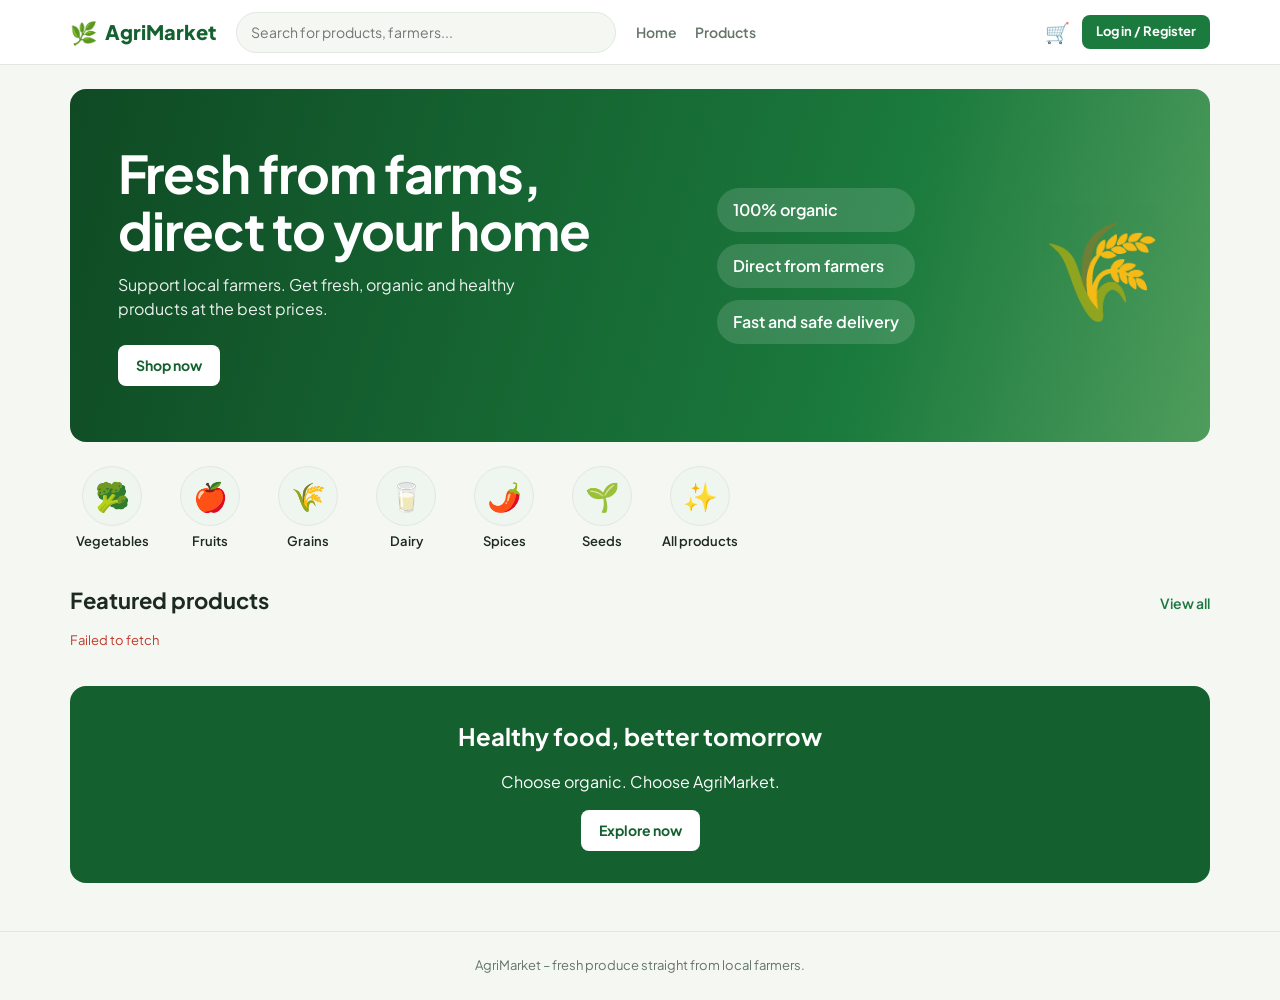
<file: src/main/resources/static/index.html>
<!doctype html><html lang="en"><head><meta charset="utf-8"><meta name="viewport" content="width=device-width,initial-scale=1"><link rel="preconnect" href="https://fonts.googleapis.com"><link href="https://fonts.googleapis.com/css2?family=Plus+Jakarta+Sans:wght@400;500;600;700;800&display=swap" rel="stylesheet"><link rel="stylesheet" href="css/style.css"><title>AgriMarket – Fresh from farms to your home</title></head><body>
<div id="site-header"></div>
<main class="wrap">
  <section class="hero">
    <div>
      <h1>Fresh from farms,<br>direct to your home</h1>
      <p>Support local farmers. Get fresh, organic and healthy products at the best prices.</p>
      <a class="btn" href="products.html">Shop now</a>
    </div>
    <ul><li>100% organic</li><li>Direct from farmers</li><li>Fast and safe delivery</li></ul>
    <div class="big" aria-hidden="true">🌾</div>
  </section>
  <nav class="cats" aria-label="Categories">
    <a class="cat" href="products.html?category=Vegetables"><span>🥦</span>Vegetables</a>
    <a class="cat" href="products.html?category=Fruits"><span>🍎</span>Fruits</a>
    <a class="cat" href="products.html?category=Grains"><span>🌾</span>Grains</a>
    <a class="cat" href="products.html?category=Dairy"><span>🥛</span>Dairy</a>
    <a class="cat" href="products.html?category=Spices"><span>🌶️</span>Spices</a>
    <a class="cat" href="products.html?category=Seeds"><span>🌱</span>Seeds</a>
    <a class="cat" href="products.html"><span>✨</span>All products</a>
  </nav>
  <div class="sec-h"><h2>Featured products</h2><a href="products.html">View all</a></div>
  <div class="grid" id="featured"><p class="meta">Loading products…</p></div>
  <section class="banner"><h3>Healthy food, better tomorrow</h3><p>Choose organic. Choose AgriMarket.</p><a class="btn" style="background:#fff;color:var(--g700)" href="products.html">Explore now</a></section>
</main>
<div id="site-footer"></div>
<script src="js/app.js"></script>
<script>
renderHeader(); renderFooter();
api("/products?sort=popular").then(ps => {
  document.getElementById("featured").innerHTML = ps.slice(0, 4).map(productCard).join("");
}).catch(e => { document.getElementById("featured").innerHTML = '<p class="err">' + esc(e.message) + '</p>'; });
</script></body></html>
</file>
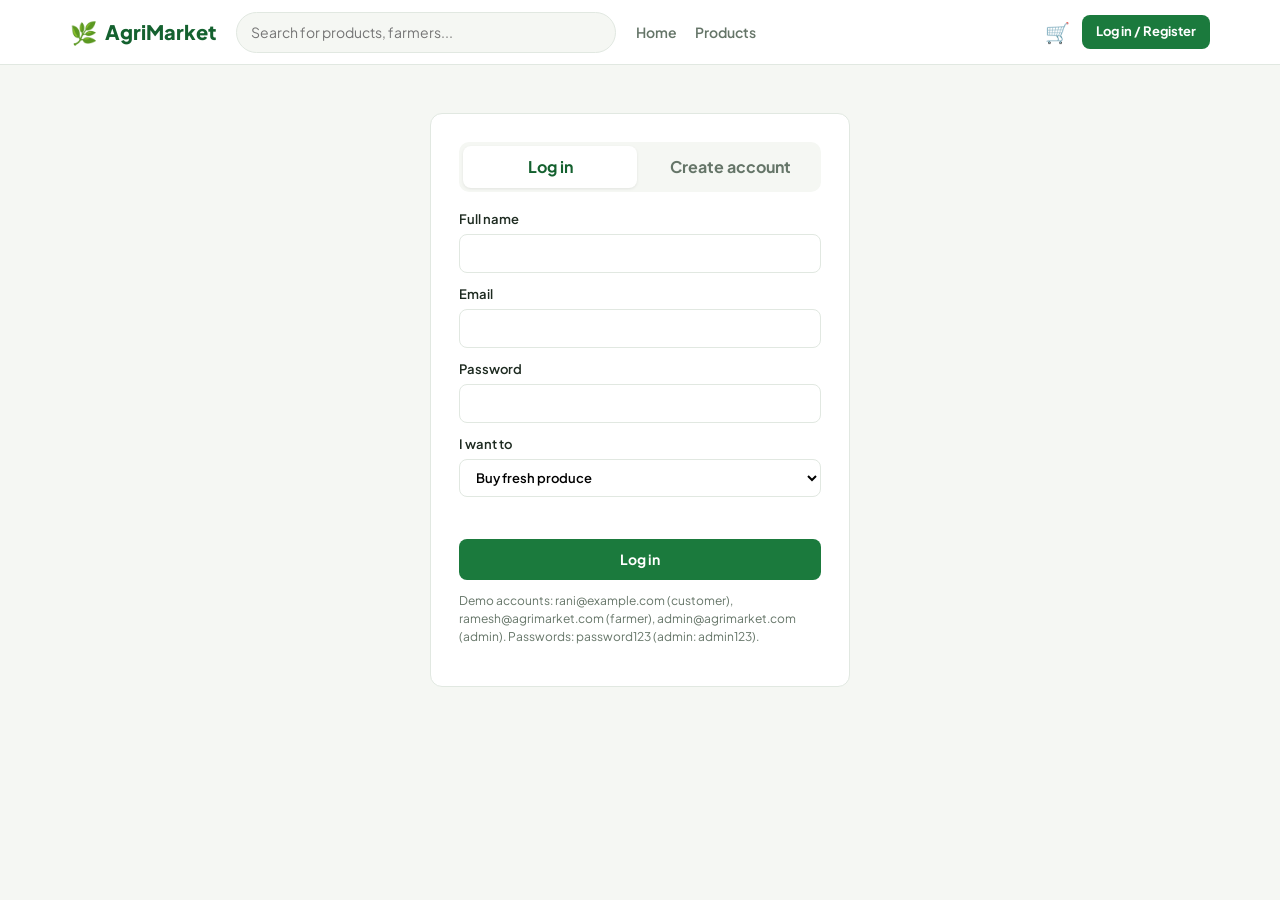
<file: src/main/resources/static/cart.html>
<!doctype html><html lang="en"><head><meta charset="utf-8"><meta name="viewport" content="width=device-width,initial-scale=1"><link rel="preconnect" href="https://fonts.googleapis.com"><link href="https://fonts.googleapis.com/css2?family=Plus+Jakarta+Sans:wght@400;500;600;700;800&display=swap" rel="stylesheet"><link rel="stylesheet" href="css/style.css"><title>Cart – AgriMarket</title></head><body>
<div id="site-header"></div>
<main class="wrap"><h1 id="h" style="margin-top:28px">Your cart</h1><div id="root"></div></main>
<div id="site-footer"></div>
<script src="js/app.js"></script>
<script>
renderHeader(); renderFooter();
async function draw() {
  if (!requireLogin()) return;
  const items = await api("/cart");
  const root = document.getElementById("root");
  document.getElementById("h").textContent = "Your cart (" + items.length + (items.length === 1 ? " item)" : " items)");
  if (!items.length) { root.innerHTML = '<div class="card empty">Your cart is empty. Add fresh produce to get started.<br><a class="btn" href="products.html">Browse products</a></div>'; return; }
  const sub = items.reduce((s, i) => s + i.product.price * i.quantity, 0), del = deliveryFor(sub);
  root.innerHTML = '<div class="two"><section class="card panel">' + items.map(i =>
    '<div class="line"><div class="thumb cat-' + esc((i.product.category || "").toLowerCase()) + '">' + (i.product.emoji || "🥬") + "</div>" +
    '<div><b>' + esc(i.product.name) + '</b><div class="meta">' + money(i.product.price) + "/" + esc(i.product.unit) + "</div></div>" +
    '<div class="qty"><button aria-label="Decrease" onclick="chg(' + i.id + "," + (i.quantity - 1) + ')">−</button><span>' + i.quantity + '</span><button aria-label="Increase" onclick="chg(' + i.id + "," + (i.quantity + 1) + ')">+</button></div>' +
    "<b>" + money(i.product.price * i.quantity) + '</b><button class="btn danger sm remove" onclick="rm(' + i.id + ')">Remove</button></div>').join("") + "</section>" +
    '<aside class="card panel"><h3>Order summary</h3><div class="sum"><span>Subtotal</span><span>' + money(sub) + "</span></div>" +
    '<div class="sum"><span>Delivery charges</span><span>' + (del ? money(del) : "Free") + "</span></div>" +
    '<div class="sum total"><span>Total</span><b>' + money(sub + del) + "</b></div>" +
    '<p class="meta">Free delivery on orders of ' + money(FREE_ABOVE) + ' or more.</p>' +
    '<a class="btn block" href="checkout.html">Proceed to checkout</a><p style="text-align:center"><a class="meta" href="products.html">Continue shopping</a></p></aside></div>';
}
async function chg(id, q) { if (q < 1) return rm(id); try { await api("/cart/" + id, { method: "PUT", body: { quantity: q } }); draw(); refreshCartCount(); } catch (e) { toast(e.message); } }
async function rm(id) { await api("/cart/" + id, { method: "DELETE" }); draw(); refreshCartCount(); }
draw().catch(e => toast(e.message));
</script></body></html>
</file>
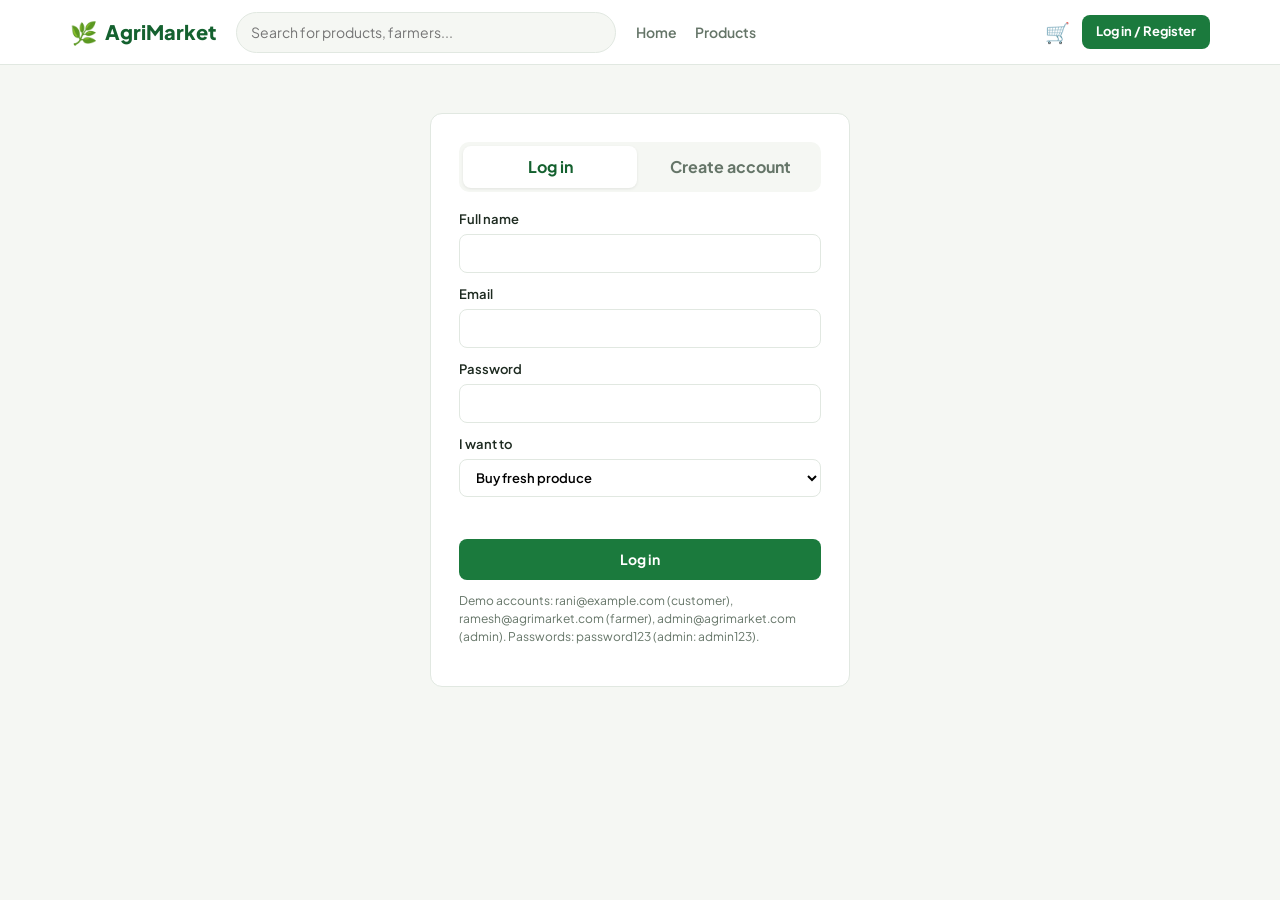
<file: src/main/resources/static/checkout.html>
<!doctype html><html lang="en"><head><meta charset="utf-8"><meta name="viewport" content="width=device-width,initial-scale=1"><link rel="preconnect" href="https://fonts.googleapis.com"><link href="https://fonts.googleapis.com/css2?family=Plus+Jakarta+Sans:wght@400;500;600;700;800&display=swap" rel="stylesheet"><link rel="stylesheet" href="css/style.css"><title>Checkout – AgriMarket</title></head><body>
<div id="site-header"></div>
<main class="wrap"><h1 style="margin-top:28px">Checkout</h1>
<div class="two"><form class="card panel form" id="f">
  <h2>Delivery address</h2>
  <label>Full name<input class="field" name="name" required></label>
  <label>Phone<input class="field" name="phone" required inputmode="tel"></label>
  <label>Address<input class="field" name="line" required placeholder="House no., street, landmark"></label>
  <div class="two-col"><label>City<input class="field" name="city" required></label><label>Pincode<input class="field" name="pin" required inputmode="numeric" pattern="[0-9]{6}" title="6-digit pincode"></label></div>
  <h2 style="margin-top:12px">Payment method</h2>
  <label style="font-weight:500;display:flex;gap:8px"><input type="radio" name="pay" value="COD" checked> Cash on delivery</label>
  <label style="font-weight:500;display:flex;gap:8px"><input type="radio" name="pay" value="UPI"> UPI on delivery</label>
  <p class="err" id="err" role="alert"></p>
  <button class="btn" id="go">Place order</button>
</form>
<aside class="card panel" id="sum"></aside></div></main>
<div id="site-footer"></div>
<script src="js/app.js"></script>
<script>
renderHeader(); renderFooter();
(async () => {
  if (!requireLogin()) return;
  const items = await api("/cart");
  if (!items.length) { location.href = "cart.html"; return; }
  const sub = items.reduce((s, i) => s + i.product.price * i.quantity, 0), del = deliveryFor(sub);
  document.querySelector("[name=name]").value = store.user.name;
  document.getElementById("sum").innerHTML = "<h3>Order summary</h3>" + items.map(i =>
    '<div class="sum"><span>' + (i.product.emoji || "") + " " + esc(i.product.name) + " × " + i.quantity + " " + esc(i.product.unit) + "</span><span>" + money(i.product.price * i.quantity) + "</span></div>").join("") +
    '<div class="sum"><span>Delivery charges</span><span>' + (del ? money(del) : "Free") + "</span></div>" +
    '<div class="sum total"><span>Total</span><b>' + money(sub + del) + "</b></div>";
})().catch(e => toast(e.message));
document.getElementById("f").onsubmit = async ev => {
  ev.preventDefault();
  const f = new FormData(ev.target), btn = document.getElementById("go"), err = document.getElementById("err");
  err.textContent = ""; btn.disabled = true;
  const address = f.get("name") + ", " + f.get("line") + ", " + f.get("city") + " " + f.get("pin") + ". Phone: " + f.get("phone");
  try { await api("/orders", { method: "POST", body: { address, paymentMethod: f.get("pay") } }); location.href = "orders.html?placed=1"; }
  catch (e) { err.textContent = e.message; btn.disabled = false; }
};
</script></body></html>
</file>
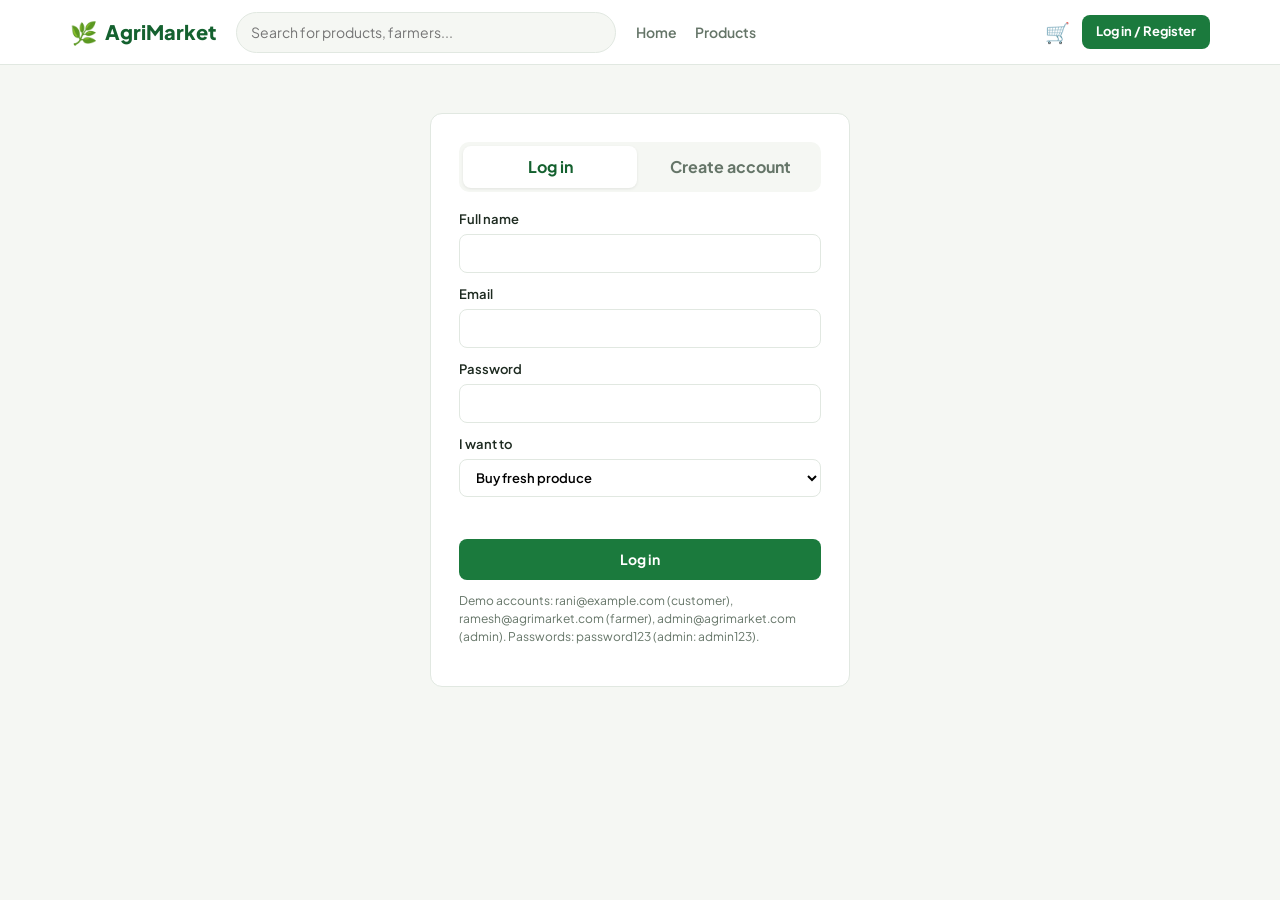
<file: src/main/resources/static/dashboard.html>
<!doctype html><html lang="en"><head><meta charset="utf-8"><meta name="viewport" content="width=device-width,initial-scale=1"><link rel="preconnect" href="https://fonts.googleapis.com"><link href="https://fonts.googleapis.com/css2?family=Plus+Jakarta+Sans:wght@400;500;600;700;800&display=swap" rel="stylesheet"><link rel="stylesheet" href="css/style.css"><title>Dashboard – AgriMarket</title></head><body>
<div id="site-header"></div>
<main class="wrap"><div id="root"></div></main>
<dialog id="dlg"><form class="form" id="pf" method="dialog">
  <h3 id="dt" style="margin:0">Add product</h3>
  <label>Name<input class="field" name="name" required></label>
  <div class="two-col"><label>Category<select name="category"><option>Vegetables</option><option>Fruits</option><option>Grains</option><option>Dairy</option><option>Spices</option><option>Seeds</option><option>Others</option></select></label>
  <label>Emoji<input class="field" name="emoji" maxlength="4" placeholder="🥬"></label></div>
  <div class="two-col"><label>Price (₹)<input class="field" name="price" type="number" min="1" step="0.5" required></label><label>Unit<input class="field" name="unit" value="kg"></label></div>
  <label>Stock<input class="field" name="stock" type="number" min="0" required></label>
  <label>Description<textarea class="field" name="description" rows="3"></textarea></label>
  <label style="display:flex;gap:8px;align-items:center;font-weight:500"><input type="checkbox" name="organic" checked> Organic</label>
  <p class="err" id="perr" role="alert"></p>
  <div class="row"><button class="btn" id="psave">Save product</button><button class="btn ghost" type="button" id="pcancel">Cancel</button></div>
</form></dialog>
<div id="site-footer"></div>
<script src="js/app.js"></script>
<script>
renderHeader(); renderFooter();
const u = store.user, root = document.getElementById("root");
const stat = (n, l) => '<div class="card stat"><b>' + n + "</b><span>" + l + "</span></div>";
const pill = s => '<span class="pill ' + (s === "DELIVERED" ? "" : "amber") + '">' + STATUS_LABEL[s] + "</span>";
if (!requireLogin()) { /* redirected */ }
else if (u.role === "CUSTOMER") customer(); else if (u.role === "FARMER") farmer(); else admin();

async function customer() {
  const orders = await api("/orders"), pending = orders.filter(o => o.status !== "DELIVERED").length;
  root.innerHTML = '<h1 style="margin-top:28px">Welcome back, ' + esc(u.name.split(" ")[0]) + "!</h1>" +
    '<div class="stats">' + stat(orders.length, "Total orders") + stat(pending, "Pending delivery") + stat(money(orders.reduce((s, o) => s + Number(o.total), 0)), "Total spent") + "</div>" +
    '<section class="card panel"><h3>Recent orders</h3>' + (orders.length ? '<div class="table-wrap"><table><thead><tr><th>Order ID</th><th>Date</th><th>Amount</th><th>Status</th></tr></thead><tbody>' +
    orders.slice(0, 8).map(o => "<tr><td>" + esc(o.orderNumber) + "</td><td>" + fmtDate(o.createdAt) + "</td><td>" + money(o.total) + "</td><td>" + pill(o.status) + "</td></tr>").join("") + "</tbody></table></div>"
    : '<p class="meta">No orders yet. <a href="products.html" style="color:var(--g600);font-weight:700">Start shopping</a></p>') + "</section>";
}

let myProducts = [], editId = null;
async function farmer() {
  const [st, prods, orders] = await Promise.all([api("/farmer/stats"), api("/farmer/products"), api("/farmer/orders")]);
  myProducts = prods;
  root.innerHTML = '<h1 style="margin-top:28px">Welcome, ' + esc(u.name) + "</h1>" +
    '<div class="stats">' + stat(st.products, "Products") + stat(st.orders, "Orders received") + stat(money(st.revenue), "Total sales") + "</div>" +
    '<section class="card panel" style="margin-bottom:18px"><div class="row" style="justify-content:space-between"><h3 style="margin:0">Your products</h3><button class="btn sm" onclick="openForm()">Add product</button></div>' +
    (prods.length ? '<div class="table-wrap"><table><thead><tr><th>Product</th><th>Category</th><th>Price</th><th>Stock</th><th></th></tr></thead><tbody>' + prods.map(p =>
      "<tr><td>" + (p.emoji || "") + " " + esc(p.name) + "</td><td>" + esc(p.category) + "</td><td>" + money(p.price) + "/" + esc(p.unit) + "</td><td>" + p.stock + '</td><td class="row"><button class="btn ghost sm" onclick="openForm(' + p.id + ')">Edit</button><button class="btn danger sm" onclick="delProd(' + p.id + ')">Delete</button></td></tr>').join("") + "</tbody></table></div>"
      : '<p class="meta">You have no products listed yet. Add your first product to start selling.</p>') + "</section>" +
    '<section class="card panel"><h3>Orders</h3>' + (orders.length ? '<div class="table-wrap"><table><thead><tr><th>Order ID</th><th>Customer</th><th>Items</th><th>Amount</th><th>Status</th></tr></thead><tbody>' + orders.map(o =>
      "<tr><td>" + esc(o.orderNumber) + "</td><td>" + esc(o.customerName) + "</td><td>" + o.items.map(i => esc(i.productName) + " × " + i.quantity).join(", ") + "</td><td>" + money(o.amount) + '</td><td><select class="inline" aria-label="Order status" onchange="setStatus(' + o.id + ', this.value)">' +
      STATUSES.map(s => '<option value="' + s + '"' + (s === o.status ? " selected" : "") + ">" + STATUS_LABEL[s] + "</option>").join("") + "</select></td></tr>").join("") + "</tbody></table></div>"
      : '<p class="meta">No orders yet.</p>') + "</section>";
}
function openForm(id) {
  editId = id || null;
  const f = document.getElementById("pf"), p = myProducts.find(x => x.id === id) || {};
  document.getElementById("dt").textContent = id ? "Edit product" : "Add product";
  f.name.value = p.name || ""; f.category.value = p.category || "Vegetables"; f.emoji.value = p.emoji || "";
  f.price.value = p.price || ""; f.unit.value = p.unit || "kg"; f.stock.value = p.stock ?? ""; f.description.value = p.description || "";
  f.organic.checked = id ? p.organic : true;
  document.getElementById("perr").textContent = "";
  document.getElementById("dlg").showModal();
}
document.getElementById("pcancel").onclick = () => document.getElementById("dlg").close();
document.getElementById("pf").onsubmit = async ev => {
  ev.preventDefault();
  const f = ev.target, body = { name: f.name.value, category: f.category.value, emoji: f.emoji.value, price: Number(f.price.value), unit: f.unit.value, stock: Number(f.stock.value), description: f.description.value, organic: f.organic.checked };
  try { await api(editId ? "/farmer/products/" + editId : "/farmer/products", { method: editId ? "PUT" : "POST", body }); document.getElementById("dlg").close(); toast("Product saved"); farmer(); }
  catch (e) { document.getElementById("perr").textContent = e.message; }
};
async function delProd(id) { if (!confirm("Delete this product? This cannot be undone.")) return; try { await api("/farmer/products/" + id, { method: "DELETE" }); toast("Product deleted"); farmer(); } catch (e) { toast(e.message); } }
async function setStatus(id, status) { try { await api("/farmer/orders/" + id + "/status", { method: "PUT", body: { status } }); toast("Status updated"); } catch (e) { toast(e.message); } }

async function admin() {
  const [st, users] = await Promise.all([api("/admin/stats"), api("/admin/users")]);
  root.innerHTML = '<h1 style="margin-top:28px">System overview</h1><div class="stats">' + stat(st.users, "Total users") + stat(st.farmers, "Farmers") + stat(st.orders, "Total orders") + stat(money(st.revenue), "Total revenue") + "</div>" +
    '<section class="card panel"><h3>Users</h3><div class="table-wrap"><table><thead><tr><th>Name</th><th>Email</th><th>Role</th><th>Status</th></tr></thead><tbody>' +
    users.map(x => "<tr><td>" + esc(x.name) + "</td><td>" + esc(x.email) + "</td><td>" + esc(x.role.charAt(0) + x.role.slice(1).toLowerCase()) + '</td><td><span class="pill">' + (x.verified ? "Verified" : "Pending") + "</span></td></tr>").join("") + "</tbody></table></div></section>";
}
</script></body></html>
</file>
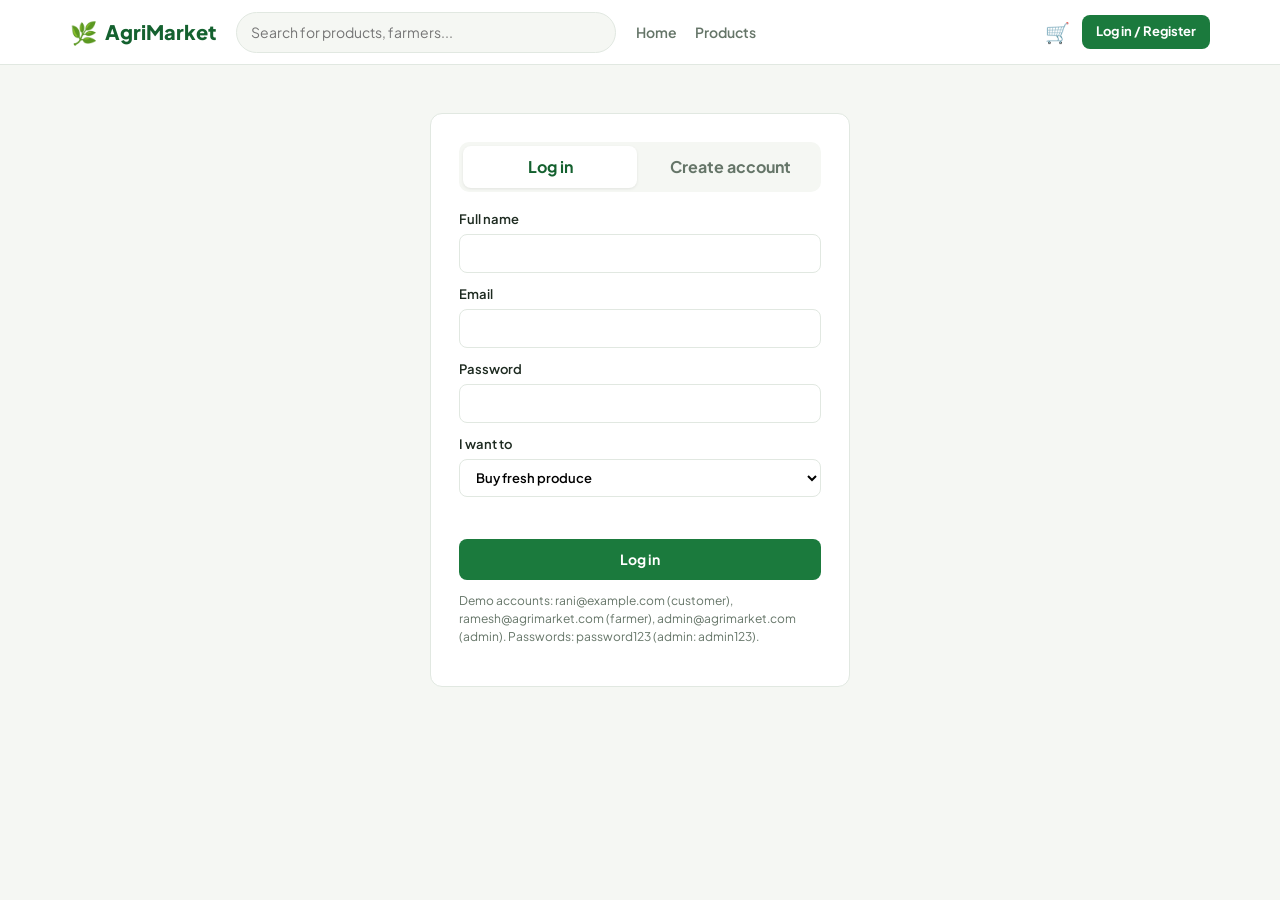
<file: src/main/resources/static/login.html>
<!doctype html><html lang="en"><head><meta charset="utf-8"><meta name="viewport" content="width=device-width,initial-scale=1"><link rel="preconnect" href="https://fonts.googleapis.com"><link href="https://fonts.googleapis.com/css2?family=Plus+Jakarta+Sans:wght@400;500;600;700;800&display=swap" rel="stylesheet"><link rel="stylesheet" href="css/style.css"><title>Log in – AgriMarket</title></head><body>
<div id="site-header"></div>
<main class="wrap"><section class="card auth">
  <div class="tabs" role="tablist"><button id="t-login" class="on" type="button">Log in</button><button id="t-reg" type="button">Create account</button></div>
  <form class="form" id="f">
    <label id="n-row" hidden>Full name<input class="field" name="name"></label>
    <label>Email<input class="field" name="email" type="email" required autocomplete="email"></label>
    <label>Password<input class="field" name="password" type="password" required minlength="6" autocomplete="current-password"></label>
    <label id="r-row" hidden>I want to<select name="role"><option value="CUSTOMER">Buy fresh produce</option><option value="FARMER">Sell my produce</option></select></label>
    <p class="err" id="err" role="alert"></p>
    <button class="btn" id="go">Log in</button>
  </form>
  <p class="meta" id="demo">Demo accounts: rani@example.com (customer), ramesh@agrimarket.com (farmer), admin@agrimarket.com (admin). Passwords: password123 (admin: admin123).</p>
</section></main>
<script src="js/app.js"></script>
<script>
renderHeader();
let mode = "login";
function setMode(m) {
  mode = m;
  document.getElementById("t-login").classList.toggle("on", m === "login");
  document.getElementById("t-reg").classList.toggle("on", m === "register");
  document.getElementById("n-row").hidden = document.getElementById("r-row").hidden = m === "login";
  document.getElementById("go").textContent = m === "login" ? "Log in" : "Create account";
  document.getElementById("demo").hidden = m !== "login";
}
document.getElementById("t-login").onclick = () => setMode("login");
document.getElementById("t-reg").onclick = () => setMode("register");
document.getElementById("f").onsubmit = async ev => {
  ev.preventDefault();
  const f = Object.fromEntries(new FormData(ev.target)), err = document.getElementById("err"), btn = document.getElementById("go");
  err.textContent = ""; btn.disabled = true;
  try {
    const r = await api("/auth/" + mode, { method: "POST", body: f });
    localStorage.setItem("token", r.token); localStorage.setItem("user", JSON.stringify(r.user));
    const next = param("next");
    location.href = next && !next.includes("//") ? next : (r.user.role === "CUSTOMER" ? "index.html" : "dashboard.html");
  } catch (e) { err.textContent = e.message; btn.disabled = false; }
};
</script></body></html>
</file>
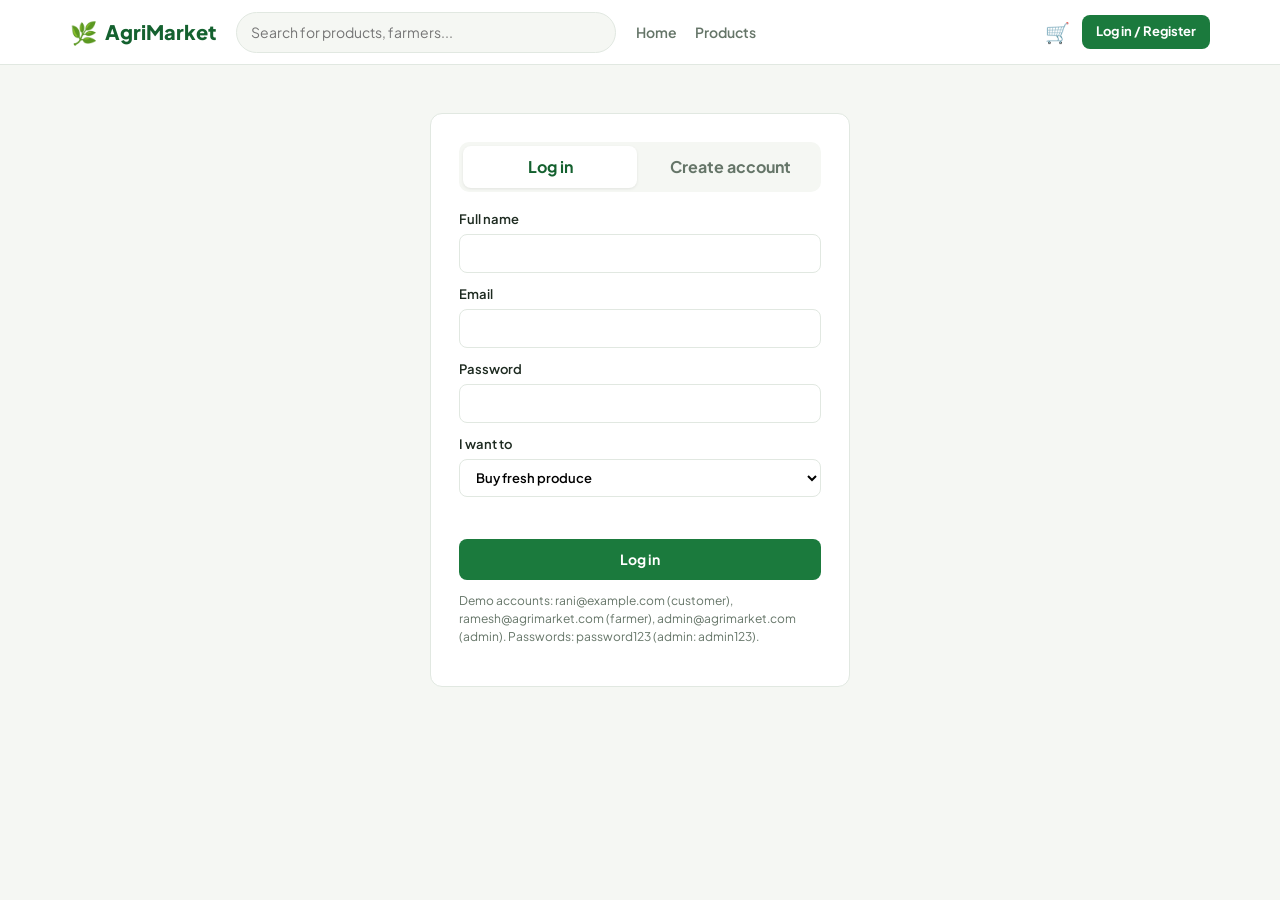
<file: src/main/resources/static/orders.html>
<!doctype html><html lang="en"><head><meta charset="utf-8"><meta name="viewport" content="width=device-width,initial-scale=1"><link rel="preconnect" href="https://fonts.googleapis.com"><link href="https://fonts.googleapis.com/css2?family=Plus+Jakarta+Sans:wght@400;500;600;700;800&display=swap" rel="stylesheet"><link rel="stylesheet" href="css/style.css"><title>My orders – AgriMarket</title></head><body>
<div id="site-header"></div>
<main class="wrap"><h1 style="margin-top:28px">Track your orders</h1><div id="root"></div></main>
<div id="site-footer"></div>
<script src="js/app.js"></script>
<script>
renderHeader(); renderFooter();
(async () => {
  if (!requireLogin()) return;
  if (param("placed")) toast("Order placed. Thank you for supporting local farmers!");
  const orders = await api("/orders"), root = document.getElementById("root");
  if (!orders.length) { root.innerHTML = '<div class="card empty">You have not placed any orders yet.<br><a class="btn" href="products.html">Start shopping</a></div>'; return; }
  root.innerHTML = orders.map(o => '<section class="card order"><div class="order-h"><div><b>Order ID: ' + esc(o.orderNumber) + '</b><div class="meta">Placed on ' + fmtDate(o.createdAt) + '</div></div><span class="pill ' + (o.status === "DELIVERED" ? "" : "amber") + '">' + STATUS_LABEL[o.status] + "</span></div>" +
    trackHtml(o.status) +
    '<div class="table-wrap"><table><tbody>' + o.items.map(i => "<tr><td>" + (i.emoji || "") + " " + esc(i.productName) + "</td><td>" + i.quantity + " " + esc(i.unit) + "</td><td>" + money(i.price * i.quantity) + "</td></tr>").join("") + "</tbody></table></div>" +
    '<div class="sum"><span>Delivery</span><span>' + (Number(o.deliveryCharge) ? money(o.deliveryCharge) : "Free") + '</span></div><div class="sum total"><span>Total</span><b>' + money(o.total) + "</b></div>" +
    '<p class="meta">Deliver to: ' + esc(o.address) + " · Payment: " + (o.paymentMethod === "UPI" ? "UPI on delivery" : "Cash on delivery") + "</p></section>").join("");
})().catch(e => toast(e.message));
</script></body></html>
</file>
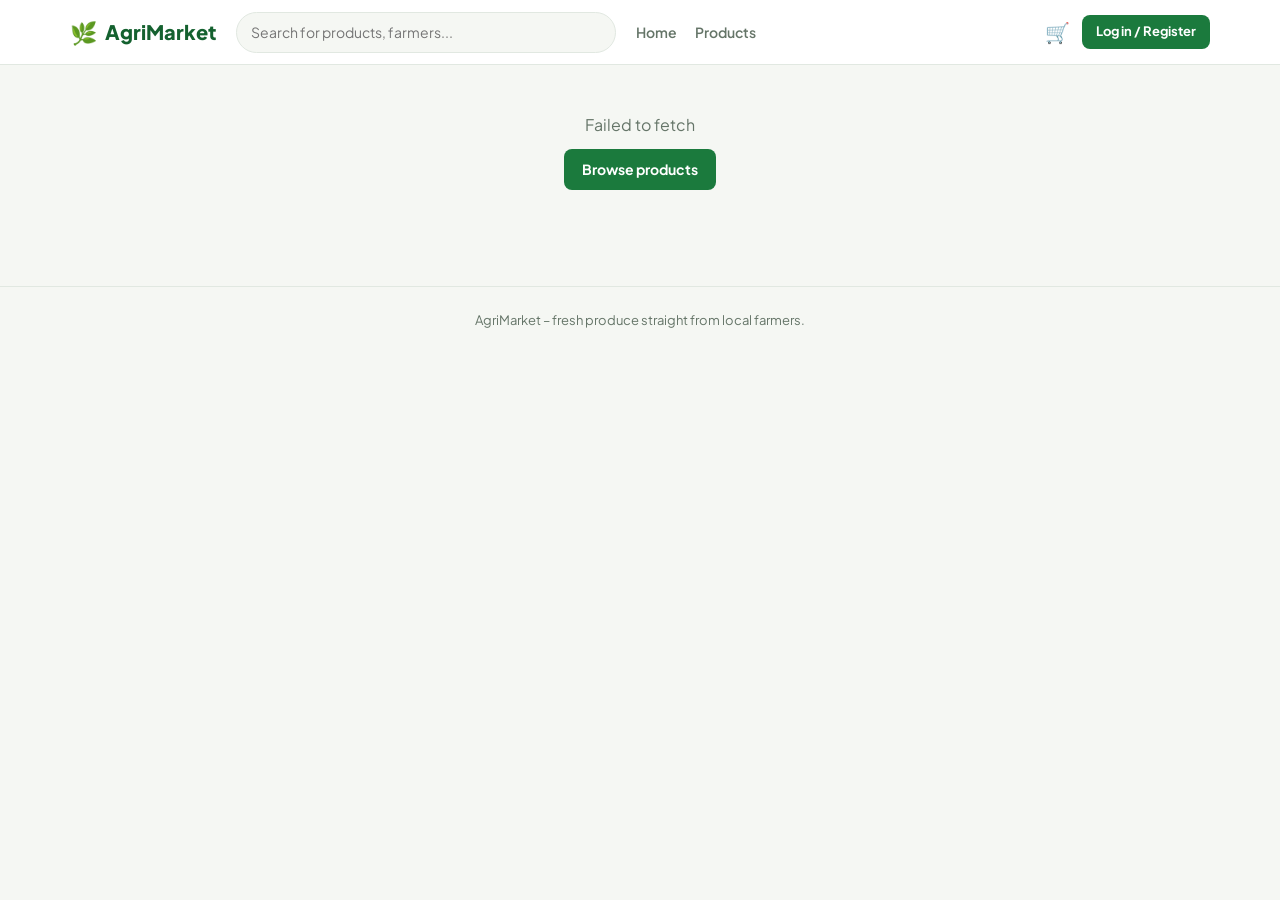
<file: src/main/resources/static/product.html>
<!doctype html><html lang="en"><head><meta charset="utf-8"><meta name="viewport" content="width=device-width,initial-scale=1"><link rel="preconnect" href="https://fonts.googleapis.com"><link href="https://fonts.googleapis.com/css2?family=Plus+Jakarta+Sans:wght@400;500;600;700;800&display=swap" rel="stylesheet"><link rel="stylesheet" href="css/style.css"><title>Product – AgriMarket</title></head><body>
<div id="site-header"></div>
<main class="wrap"><div id="root"><p class="meta" style="padding:24px">Loading…</p></div></main>
<div id="site-footer"></div>
<script src="js/app.js"></script>
<script>
renderHeader(); renderFooter();
let qty = 1, product = null;
function setQty(d) { qty = Math.max(1, Math.min(product.stock, qty + d)); document.getElementById("q").textContent = qty; }
(async () => {
  const root = document.getElementById("root");
  try { product = await api("/products/" + param("id")); } catch (e) { root.innerHTML = '<div class="empty">' + esc(e.message) + '<br><a class="btn" href="products.html">Browse products</a></div>'; return; }
  const p = product, out = p.stock <= 0, f = p.farmer || {};
  document.title = p.name + " – AgriMarket";
  root.innerHTML = '<p class="meta" style="margin:20px 0 0"><a href="index.html">Home</a> / <a href="products.html?category=' + encodeURIComponent(p.category) + '">' + esc(p.category) + "</a> / " + esc(p.name) + "</p>" +
  '<section class="card detail">' +
    '<div class="big-img cat-' + esc((p.category || "").toLowerCase()) + '" aria-hidden="true">' + (p.emoji || "🥬") + "</div>" +
    "<div><h1>Fresh " + esc(p.name) + "</h1>" +
      '<div class="price" style="font-size:26px">' + money(p.price) + "<small>/" + esc(p.unit) + "</small></div>" +
      '<div class="meta"><span class="stars">' + stars(p.rating) + "</span> (" + p.rating + ") · " + p.reviews + " reviews</div>" +
      '<p>' + esc(p.description || "") + "</p>" +
      '<div class="badges">' + (p.organic ? '<span class="badge">Organic</span>' : "") + '<span class="badge">Local farmer</span><span class="badge">' + (out ? "Out of stock" : p.stock + " " + esc(p.unit) + " available") + "</span></div>" +
      '<div class="row"><div class="qty"><button aria-label="Decrease quantity" onclick="setQty(-1)">−</button><span id="q">1</span><button aria-label="Increase quantity" onclick="setQty(1)">+</button></div>' +
      '<button class="btn" ' + (out ? "disabled" : "") + ' onclick="addToCart(product.id, qty)">Add to cart</button></div></div>' +
    '<aside class="card panel"><h3>Farmer details</h3><b>' + esc(f.name || "Local farmer") + '</b><br><span class="pill">Verified farmer</span>' +
      '<p class="meta">Location: ' + esc(f.location || "India") + '</p><a class="btn ghost block" href="products.html?q=' + encodeURIComponent(f.name || "") + '">View more products</a></aside>' +
  "</section>";
})();
</script></body></html>
</file>
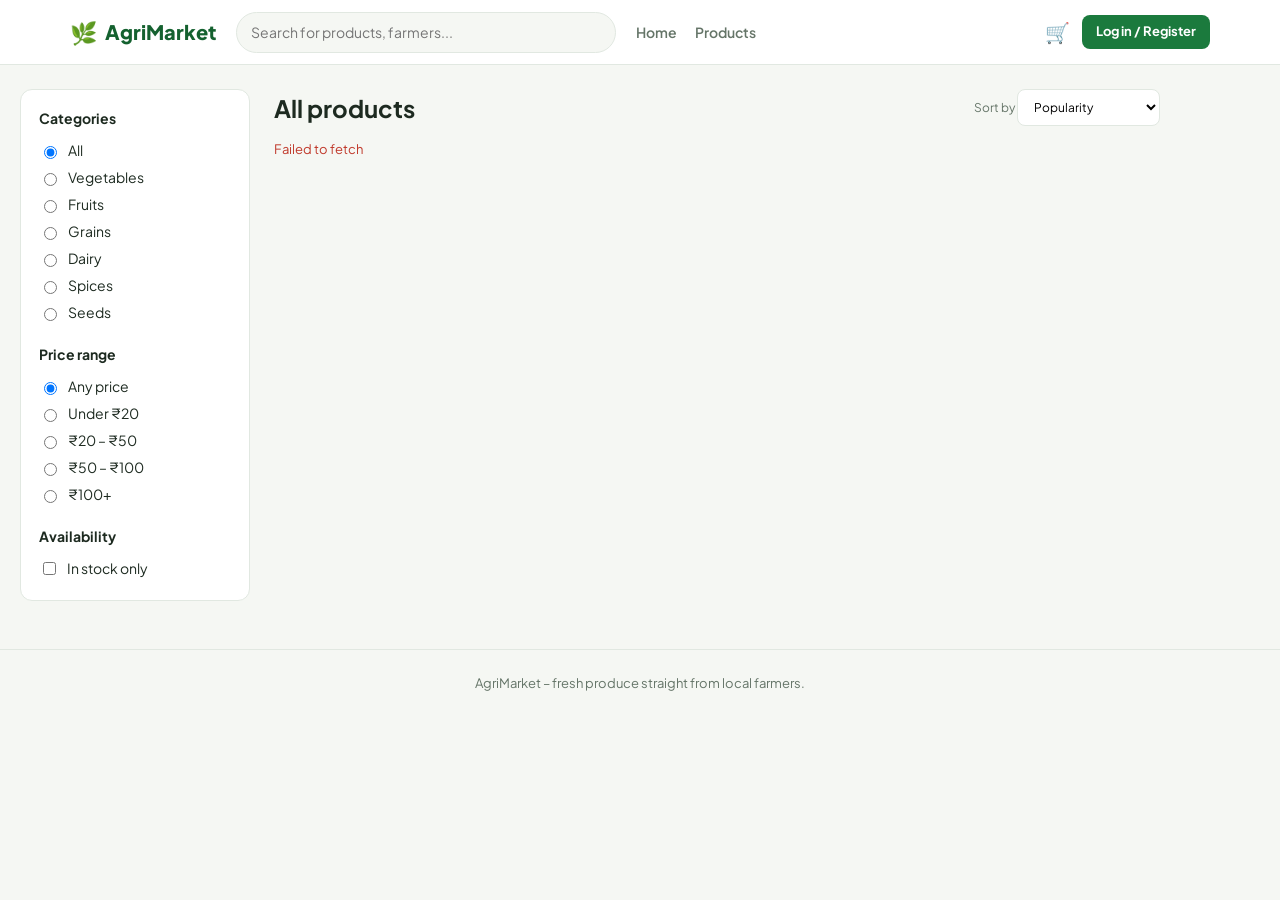
<file: src/main/resources/static/products.html>
<!doctype html><html lang="en"><head><meta charset="utf-8"><meta name="viewport" content="width=device-width,initial-scale=1"><link rel="preconnect" href="https://fonts.googleapis.com"><link href="https://fonts.googleapis.com/css2?family=Plus+Jakarta+Sans:wght@400;500;600;700;800&display=swap" rel="stylesheet"><link rel="stylesheet" href="css/style.css"><title>Products – AgriMarket</title></head><body>
<div id="site-header"></div>
<main class="wrap layout">
  <aside class="card side" aria-label="Filters">
    <div><h4>Categories</h4><div id="cat-list"></div></div>
    <div><h4>Price range</h4>
      <label><input type="radio" name="price" value="" checked> Any price</label>
      <label><input type="radio" name="price" value="0-20"> Under ₹20</label>
      <label><input type="radio" name="price" value="20-50"> ₹20 – ₹50</label>
      <label><input type="radio" name="price" value="50-100"> ₹50 – ₹100</label>
      <label><input type="radio" name="price" value="100-99999"> ₹100+</label></div>
    <div><h4>Availability</h4><label><input type="checkbox" id="instock"> In stock only</label></div>
  </aside>
  <section>
    <div class="toolbar"><div><h1 id="title">All products</h1><span class="meta" id="count"></span></div>
      <label class="meta">Sort by <select id="sort" class="inline">
        <option value="popular">Popularity</option><option value="price_asc">Price: low to high</option>
        <option value="price_desc">Price: high to low</option><option value="newest">Newest first</option></select></label></div>
    <div class="grid" id="grid"></div>
  </section>
</main>
<div id="site-footer"></div>
<script src="js/app.js"></script>
<script>
renderHeader(); renderFooter();
const CATS = ["All", "Vegetables", "Fruits", "Grains", "Dairy", "Spices", "Seeds"];
let category = param("category") || "All";
const q = param("q") || "";
function drawCats() {
  document.getElementById("cat-list").innerHTML = CATS.map(c =>
    '<label><input type="radio" name="cat" value="' + c + '"' + (c === category ? " checked" : "") + "> " + c + "</label>").join("");
  document.querySelectorAll('input[name=cat]').forEach(r => r.onchange = () => { category = r.value; load(); });
}
async function load() {
  const params = new URLSearchParams({ category, sort: document.getElementById("sort").value });
  if (q) params.set("q", q);
  if (document.getElementById("instock").checked) params.set("inStock", "true");
  const range = document.querySelector('input[name=price]:checked').value;
  let list;
  try { list = await api("/products?" + params); } catch (e) { document.getElementById("grid").innerHTML = '<p class="err">' + esc(e.message) + "</p>"; return; }
  if (range) { const [lo, hi] = range.split("-").map(Number); list = list.filter(p => p.price >= lo && p.price < hi); }
  document.getElementById("title").textContent = q ? 'Results for "' + q + '"' : (category === "All" ? "All products" : "Fresh " + category.toLowerCase());
  document.getElementById("count").textContent = list.length + " products";
  document.getElementById("grid").innerHTML = list.length ? list.map(productCard).join("")
    : '<div class="empty" style="grid-column:1/-1">No products match these filters. Clear a filter to see more.</div>';
}
drawCats(); load();
document.getElementById("sort").onchange = load;
document.getElementById("instock").onchange = load;
document.querySelectorAll('input[name=price]').forEach(r => r.onchange = load);
</script></body></html>
</file>
<file: src/main/resources/static/css/style.css>
:root{--g900:#0f4a24;--g700:#14612f;--g600:#1b7a3d;--g100:#dcefe0;--g50:#eef6ef;--bg:#f5f7f3;--ink:#1d2a20;--muted:#657568;--line:#e1e8e1;--star:#f2a31b;--danger:#c0392b;--r:12px}
*{box-sizing:border-box}
body{margin:0;font-family:"Plus Jakarta Sans",system-ui,-apple-system,"Segoe UI",sans-serif;background:var(--bg);color:var(--ink);line-height:1.5}
a{color:inherit;text-decoration:none}
img{max-width:100%}
.wrap{max-width:1180px;margin:0 auto;padding:0 20px}
:focus-visible{outline:3px solid #7cc58f;outline-offset:2px}
/* header */
.hdr{background:#fff;border-bottom:1px solid var(--line);position:sticky;top:0;z-index:20}
.hdr-in{display:flex;align-items:center;gap:20px;height:64px}
.logo{display:flex;align-items:center;gap:8px;font-weight:800;font-size:20px;color:var(--g700)}
.logo-mark{font-size:22px}
.search{flex:1;max-width:380px}
.search input{width:100%;padding:9px 14px;border:1px solid var(--line);border-radius:999px;background:var(--bg);font:inherit;font-size:14px}
.nav{display:flex;gap:18px;font-size:14px;font-weight:600;color:var(--muted)}
.nav a:hover{color:var(--g600)}
.hdr-act{display:flex;align-items:center;gap:12px;margin-left:auto}
.cart-link{position:relative;font-size:20px}
#cart-count{position:absolute;top:-8px;right:-10px;background:var(--g600);color:#fff;font-size:11px;font-weight:700;border-radius:999px;padding:0 6px;min-width:18px;text-align:center}
/* buttons */
.btn{display:inline-block;background:var(--g600);color:#fff;border:0;border-radius:8px;padding:10px 18px;font:inherit;font-weight:700;font-size:14px;cursor:pointer;text-align:center}
.btn:hover{background:var(--g700)}
.btn:disabled{background:#b9c4bb;cursor:not-allowed}
.btn.sm{padding:7px 14px;font-size:13px}
.btn.block{display:block;width:100%}
.btn.ghost{background:#fff;color:var(--g700);border:1px solid var(--g600)}
.btn.ghost:hover{background:var(--g50)}
.btn.danger{background:#fff;color:var(--danger);border:1px solid var(--danger)}
/* hero */
.hero{background:linear-gradient(105deg,var(--g900),var(--g600) 70%,#4f9d5d);color:#fff;border-radius:16px;margin:24px 0;padding:56px 48px;display:flex;justify-content:space-between;align-items:center;gap:32px;overflow:hidden}
.hero h1{font-size:clamp(32px,5vw,52px);line-height:1.1;margin:0 0 14px;letter-spacing:-.02em}
.hero p{max-width:440px;margin:0 0 24px;opacity:.92}
.hero .btn{background:#fff;color:var(--g700)}
.hero ul{list-style:none;padding:0;margin:0;display:grid;gap:12px;font-weight:600}
.hero li{background:rgba(255,255,255,.14);padding:10px 16px;border-radius:999px;white-space:nowrap}
.hero .big{font-size:96px;line-height:1;text-align:right;opacity:.95}
/* sections */
.sec-h{display:flex;justify-content:space-between;align-items:baseline;margin:32px 0 14px}
.sec-h h2{margin:0;font-size:22px}
.sec-h a{color:var(--g600);font-weight:600;font-size:14px}
.cats{display:flex;gap:14px;flex-wrap:wrap}
.cat{display:flex;flex-direction:column;align-items:center;gap:6px;font-size:13px;font-weight:600;width:84px}
.cat span{width:60px;height:60px;border-radius:50%;display:grid;place-items:center;font-size:28px;background:var(--g50);border:1px solid var(--line)}
.banner{background:var(--g700);color:#fff;border-radius:16px;padding:32px;text-align:center;margin:36px 0}
.banner h3{margin:0 0 6px;font-size:24px}
/* cards & grid */
.card{background:#fff;border:1px solid var(--line);border-radius:var(--r)}
.grid{display:grid;grid-template-columns:repeat(auto-fill,minmax(210px,1fr));gap:16px}
.pimg{display:grid;place-items:center;height:150px;font-size:68px;border-radius:var(--r) var(--r) 0 0;background:var(--g50)}
.cat-vegetables{background:#e6f4e3}.cat-fruits{background:#fde8e2}.cat-grains{background:#fbf0d5}.cat-dairy{background:#e5f0fb}.cat-spices{background:#f8e6dc}.cat-seeds{background:#eaf2d9}
.pbody{padding:12px 14px 14px;display:grid;gap:3px;font-size:13px}
.pname{font-weight:700;font-size:15px}
.price{font-weight:800;color:var(--g700);font-size:16px}
.price small{font-weight:500;color:var(--muted)}
.meta{color:var(--muted);font-size:12px}
.stars{color:var(--star);letter-spacing:1px}
.farmer{color:var(--muted);font-size:12px}
.stock{font-size:12px;font-weight:600;margin-bottom:6px}
.stock.in{color:var(--g600)}.stock.out{color:var(--danger)}
/* layout w/ sidebar */
.layout{display:grid;grid-template-columns:230px 1fr;gap:24px;margin:24px 0}
.side{padding:18px;align-self:start;display:grid;gap:18px;font-size:14px}
.side h4{margin:0 0 8px;font-size:14px}
.side label{display:flex;gap:8px;align-items:center;padding:3px 0;cursor:pointer}
.toolbar{display:flex;justify-content:space-between;align-items:center;margin-bottom:14px;gap:12px;flex-wrap:wrap}
.toolbar h1{margin:0;font-size:24px}
select,input,textarea{font:inherit}
select,.field{padding:9px 12px;border:1px solid var(--line);border-radius:8px;background:#fff;width:100%}
select.inline{width:auto}
/* product detail */
.detail{display:grid;grid-template-columns:1fr 1.1fr 280px;gap:28px;padding:24px;margin:24px 0;align-items:start}
.detail .big-img{height:340px;border-radius:var(--r);display:grid;place-items:center;font-size:160px}
.detail h1{margin:0 0 6px}
.badges{display:flex;gap:8px;flex-wrap:wrap;margin:14px 0}
.badge{background:var(--g50);color:var(--g700);font-size:12px;font-weight:700;padding:4px 10px;border-radius:999px}
.qty{display:inline-flex;align-items:center;border:1px solid var(--line);border-radius:8px;overflow:hidden}
.qty button{width:34px;height:34px;border:0;background:#fff;font-size:18px;cursor:pointer}
.qty button:hover{background:var(--g50)}
.qty span{min-width:36px;text-align:center;font-weight:700}
.row{display:flex;gap:12px;align-items:center;flex-wrap:wrap}
/* cart / checkout / tables */
.two{display:grid;grid-template-columns:1fr 340px;gap:24px;margin:24px 0;align-items:start}
.panel{padding:20px}
.panel h2,.panel h3{margin:0 0 14px}
.line{display:grid;grid-template-columns:64px 1fr auto auto auto;gap:16px;align-items:center;padding:14px 0;border-bottom:1px solid var(--line)}
.line:last-child{border:0}
.thumb{width:64px;height:64px;border-radius:10px;display:grid;place-items:center;font-size:34px}
.sum{display:flex;justify-content:space-between;padding:6px 0;font-size:14px}
.sum.total{border-top:1px solid var(--line);margin-top:8px;padding-top:12px;font-weight:800;font-size:18px}
.sum.total b{color:var(--g700)}
.form{display:grid;gap:12px}
.form label{display:grid;gap:4px;font-size:13px;font-weight:600}
.form .two-col{display:grid;grid-template-columns:1fr 1fr;gap:12px}
table{width:100%;border-collapse:collapse;font-size:14px}
th,td{text-align:left;padding:10px 8px;border-bottom:1px solid var(--line);vertical-align:middle}
th{color:var(--muted);font-weight:600;font-size:13px}
.table-wrap{overflow-x:auto}
.pill{display:inline-block;padding:3px 10px;border-radius:999px;font-size:12px;font-weight:700;background:var(--g50);color:var(--g700)}
.pill.amber{background:#fdf0d5;color:#8a5a00}.pill.blue{background:#e5f0fb;color:#1d5a99}
.stats{display:grid;grid-template-columns:repeat(auto-fit,minmax(180px,1fr));gap:14px;margin:18px 0}
.stat{padding:18px}.stat b{display:block;font-size:28px;color:var(--g700)}.stat span{color:var(--muted);font-size:13px}
/* tracking */
.track{display:flex;justify-content:space-between;margin:18px 0 6px;position:relative}
.track::before{content:"";position:absolute;left:8%;right:8%;top:16px;height:3px;background:var(--line)}
.step{position:relative;text-align:center;flex:1;font-size:12px;color:var(--muted);font-weight:600}
.step i{display:grid;place-items:center;width:34px;height:34px;border-radius:50%;background:#fff;border:2px solid var(--line);margin:0 auto 6px;font-style:normal;position:relative;z-index:1}
.step.done{color:var(--g700)}.step.done i{background:var(--g600);border-color:var(--g600);color:#fff}
.order{padding:20px;margin-bottom:16px}
.order-h{display:flex;justify-content:space-between;gap:12px;flex-wrap:wrap}
/* auth */
.auth{max-width:420px;margin:48px auto;padding:28px}
.tabs{display:flex;gap:6px;margin-bottom:18px;background:var(--bg);padding:4px;border-radius:10px}
.tabs button{flex:1;border:0;background:transparent;padding:9px;border-radius:8px;font:inherit;font-weight:700;cursor:pointer;color:var(--muted)}
.tabs button.on{background:#fff;color:var(--g700);box-shadow:0 1px 3px rgba(0,0,0,.08)}
.err{color:var(--danger);font-size:13px;min-height:18px;margin:0}
.empty{text-align:center;padding:48px 16px;color:var(--muted)}
.empty .btn{margin-top:12px}
dialog{border:0;border-radius:var(--r);padding:24px;width:min(480px,92vw)}
dialog::backdrop{background:rgba(0,0,0,.4)}
#toast{position:fixed;left:50%;bottom:24px;transform:translateX(-50%);background:var(--g900);color:#fff;padding:10px 18px;border-radius:8px;font-size:14px;opacity:0;pointer-events:none;transition:opacity .2s;z-index:50}
#toast.show{opacity:1}
footer{margin-top:48px;padding:24px 0;color:var(--muted);font-size:13px;text-align:center;border-top:1px solid var(--line)}
@media(max-width:900px){.layout,.two,.detail{grid-template-columns:1fr}.nav,.search{display:none}.hero{flex-direction:column;align-items:flex-start;padding:36px 24px}.hero .big{display:none}.line{grid-template-columns:56px 1fr auto}.line .qty,.line .remove{grid-column:2/-1}}
@media(prefers-reduced-motion:reduce){*{transition:none!important}}
</file>
